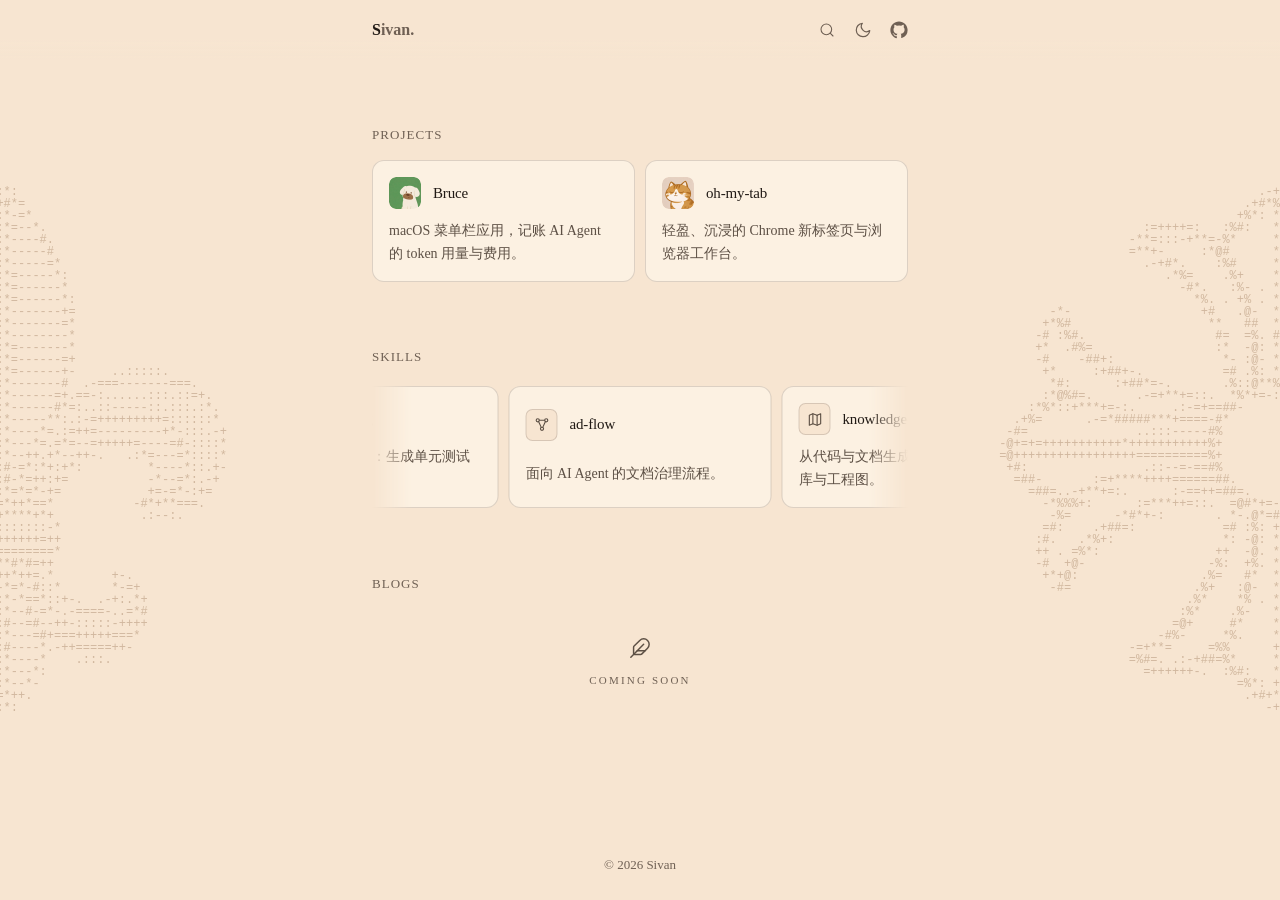
<file: index.html>
<!doctype html>
<html lang="zh-CN">
<head>
  <meta charset="utf-8">
  <meta name="viewport" content="width=device-width, initial-scale=1">
  <meta name="color-scheme" content="light dark">
  <meta name="theme-color" content="#f7e5d1" id="theme-color">
  <script>
    (function () {
      let stored = null;
      try {
        stored = localStorage.getItem('theme');
      } catch (error) {
        stored = null;
      }
      const prefersDark = window.matchMedia(
        '(prefers-color-scheme: dark)'
      ).matches;
      let theme = prefersDark ? 'dark' : 'light';
      if (stored === 'light' || stored === 'dark') {
        theme = stored;
      }
      document.documentElement.setAttribute('data-theme', theme);
      const meta = document.getElementById('theme-color');
      if (meta) {
        meta.setAttribute(
          'content',
          theme === 'dark' ? '#17130f' : '#f7e5d1'
        );
      }
    })();
  </script>
  <title>Sivan</title>
  <meta name="description" content="Sivan 的个人主页。">
  <link rel="icon" href="assets/favicon.svg" type="image/svg+xml">
  <link rel="stylesheet" href="assets/css/style.css?v=20261111a">
  <script>
    document.documentElement.classList.add('js');
    // 若增强脚本未在 2 秒内接管，撤销隐藏态，保证内容始终可见。
    window.setTimeout(function () {
      if (!window.sivanRevealReady) {
        document.documentElement.classList.remove('js');
      }
    }, 2000);
  </script>
</head>
<body id="top">
  <a class="skip-link" href="#main">跳到正文</a>

  <div class="page-art" aria-hidden="true"><pre class="page-art-left" data-page-art-left>                             :*:
                            =+#*=
                           *-:*-=*
                         .*:.:*=--*.
                        .*::::*----#.
                        *:::::*-----#
                       *-:::::*-----=*
                      -+.:::::*=-----*:
                      *:::::::*=------*
                     :+.::::::*=------*:
                     =-:::::::*-------+=
                     +::::::::*-------=*
                     *::::::::*--------*
                     *::::::::*=-------*
                     +-:::::::*=------=+
       ..::-::..     -=.::::::*=------+-     ..:::::.
    .===-------===-.  *.::::::*-------#  .-===-------===.
  .+=::.:::......:-==.+-::::::*------=+.==-:......:::.::=+.
 .*:.:::.::-----::..:=**::::::*------#*=:..::-----::.:::.:*.
 *::::.:=+++++++++=-:.:*+.::::*-----**:.:-=+++++++++=::::::*
+-.::.-*+---------=+*=:.++::::*----*=.:=++=---------+*-:::.-+
*::::-#=----=+++++=--+*=.=*:::*---*=.=*=--=+++++=----=#-::::*
*::::*=---=+:.   .-++--**.++.:*--++.+*--++-.   .:*=---=*::::*
-+.::*----*         :*+:+*:*::#-=*:*+:+*:         *----*::.+-
 +-.:#=--*:           =+:++=+:#-*=++:+=           -*--=*:.-+
  =+:-*=-=+            =+-*=*:*=*=*-+=            +=-=*-:+=
   .===**+*#-           +==*+=*++*==*           -#*+**===.
      .:--:.            +*+**+****+*+            .:--:.
                       #-:::::::::::-*
                       ++=+++++++++=++
                       *=============*
                        ++=#***#*#=++
             .-+        *.=++++*++=.*        +-.
            +=-*       *-:#-*-*=*-#::*       *-=+
           +*.:=-.  .-+::*=++:*-*==*::+-.  .-+:.*+
           #*=..-===-:.-*=-#::*--#-=*-.-====-..=*#
           ++++-:::::-++-=#-::#--=#--++-:::::-++++
            *===+++++=-=+#-.::*---=#+===+++++===*
             -++=====++-.*::::#----*.-++=====++-
                .:::.    *::::*----*    .:::.
                         :+.::*---*:
                          -+::*--*-
                           .+=*++.
                             :*:</pre><pre class="page-art-right" data-page-art>                                    .-++=.
                                  .+#*%%*#+:
                                 +%*: *# .*%*
                    :=++++=:   :%#:   *#   :#%-  .-++***+=.
                  -**=:::-+**=-%*     *#     +@=+#*=::..=%@+.
                  =**+-     :*@#      *%      %@+.    -*#+==.
                    .-+#*.    :%#     *%     ##.  . :##=.
                       .*%=    .%+    *%    +%.    +@+
                         -#*.   :%- . *%   -@:    +%-
                           *%. . +% . *% . ##    *@.
       -*-                  +#   .@-  *%  :@:   +%.               . =%=
      +*%#                   **   ##  *%  *%   -%.                 =%-#*
     -# :%#.                  #=  =%. #%  #*  .%-                 +%: .%-
     +*  .#%=                 :*  -@: *%  %+  +*                :#*   .%-
     -#    -##+:               *- :@- *# .@= :#.              -*#-  . +%.
      +*     :+##+-.           =# .%: *% .@- *=           .-+*+-     +%:
       *#:      :+##*=-.       .%::@**%%**@-:*        .-=+#*-.     -%@.
      :*@%#=.      .-=+**+=::.  *%*+=-:.-==*%* .:-=++++==:     .:+#%###+:
    :*%*::+***+=-:.     .:-=+==##-          :*%*==-:.     .:=++#*+-   -*%*:
  .+%=      .-=*#####***+====-#*              +%==+++****###*=-:        :*%+.
 -#=               ..:::-----#%                *%:-:::...                 :%#.
-@+=+=+++++++++++*+++++++++++%+                :%+++++*++*******#*##*##****+@=
=@+++++++++++++++++==========%+                -%---::::::::---::::::::::.:#%:
 +#:                .::--=-==#%                #%+++*++==--:.            -%#.
  =##-       :=+****++++======##.             *%=----===+++***++=:     -#%=
    =##=..-+**+=:.      :-==++=##=.        .=#*=+=+-=-.      .:-+*#+=+%%+
      -*%%%+:      :=***++=::.  =@#*+=-:-+*##%    .:=+***=:       :*@@=
       -%=      -*#*+-:       . *-.@*=#%=+@- #-        .-+*#*=.     .##.
      =#:    .+##=:            =# :%: +%  @= +*            :=*#*=     ##
     :#.   .*%+:               *: -@: *% .%= .#:              .-*#=   .%-
     ++ . =%*:                ++  -@. *%  %+  +#                 -#%:  %=
     -#  +@-                 -%:  +%. *%  #* ..%=                  +@:=@:
      +*+@:                 .%=   #*  *%  =%   -%.                . +@%=
       -#=                 .%+   :@-  *%  .%-   =%:                 :*:
                          .%*    *% . *%   *%    +@-
                         :%*    .%-   *%   .%= .  -%*
                        =@+     #*    *%    -@:    :#%-
                      -#%-     *%.    *%     +@-     =##=.
                  -=+**=     =%%      +%      #@#-     -+*#+.
                  =%#=. .:-+##=%*     *%     =@+-**+=-::-*%-
                    =++++++-.  :%#:   *%   .*@=   .=+++++-
                                 =%*: +% .+%#.
                                  .+#+*@+##-
                                     -+++:</pre></div>

  <header class="masthead">
    <div class="masthead-inner">
      <h1 class="wordmark"><a href="#top" aria-label="Sivan 首页"><span class="wordmark-initial">S</span>ivan.</a></h1>
      <nav class="nav" aria-label="主导航">
        <div class="search" role="search" data-search>
          <button class="search-toggle" type="button" aria-label="搜索" aria-expanded="false">
            <svg viewBox="0 0 24 24" fill="none" stroke="currentColor" stroke-width="1.6" stroke-linecap="round" stroke-linejoin="round" aria-hidden="true">
              <circle cx="11" cy="11" r="8"/>
              <path d="m21 21-4.3-4.3"/>
            </svg>
          </button>
          <span class="search-content" aria-hidden="true">
            <input class="search-input" type="search" placeholder="Search…" aria-label="搜索" tabindex="-1">
          </span>
        </div>
        <button class="theme-toggle" type="button" aria-label="切换到深色模式" title="切换到深色模式">
          <svg class="icon-moon" viewBox="0 0 24 24" fill="none" stroke="currentColor" stroke-width="1.6" stroke-linecap="round" stroke-linejoin="round" aria-hidden="true">
            <path d="M21 12.79A9 9 0 1 1 11.21 3 7 7 0 0 0 21 12.79z"/>
          </svg>
          <svg class="icon-sun" viewBox="0 0 24 24" fill="none" stroke="currentColor" stroke-width="1.6" stroke-linecap="round" stroke-linejoin="round" aria-hidden="true">
            <circle cx="12" cy="12" r="4"/>
            <path d="M12 2v2M12 20v2M4.93 4.93l1.41 1.41M17.66 17.66l1.41 1.41M2 12h2M20 12h2M6.34 17.66l-1.41 1.41M19.07 4.93l-1.41 1.41"/>
          </svg>
        </button>
        <a class="github-link" href="https://github.com/4everSivan" target="_blank" rel="me noopener" aria-label="GitHub" title="GitHub">
          <svg viewBox="0 0 24 24" fill="currentColor" aria-hidden="true">
            <path d="M12 .5C5.65.5.5 5.65.5 12c0 5.08 3.29 9.39 7.86 10.91.58.11.79-.25.79-.56v-2.18c-3.2.7-3.88-1.36-3.88-1.36-.53-1.34-1.29-1.7-1.29-1.7-1.05-.72.08-.71.08-.71 1.16.08 1.77 1.19 1.77 1.19 1.03 1.77 2.7 1.26 3.36.96.1-.75.4-1.26.73-1.55-2.55-.29-5.23-1.28-5.23-5.69 0-1.26.45-2.29 1.19-3.1-.12-.29-.52-1.47.11-3.06 0 0 .97-.31 3.18 1.18a11.1 11.1 0 0 1 5.79 0c2.2-1.49 3.17-1.18 3.17-1.18.63 1.59.23 2.77.11 3.06.74.81 1.19 1.84 1.19 3.1 0 4.42-2.69 5.39-5.25 5.68.41.35.78 1.05.78 2.12v3.14c0 .31.21.68.8.56A11.51 11.51 0 0 0 23.5 12C23.5 5.65 18.35.5 12 .5Z"/>
          </svg>
        </a>
      </nav>
    </div>
  </header>

  <div class="page">
    <main id="main">
      <div class="verse-panel" data-verse-panel>
        <div class="verse-panel-inner">
          <blockquote class="verse" lang="en">
            <p>The LORD is my shepherd; I shall not want.</p>
            <p>He maketh me to lie down in green pastures: he leadeth me beside the still waters.</p>
            <p>He restoreth my soul: he leadeth me in the paths of righteousness for his name's sake.</p>
            <p>Yea, though I walk through the valley of the shadow of death, I will fear no evil: for thou art with me; thy rod and thy staff they comfort me.</p>
            <cite>Psalm 23:1–4 · King James Version</cite>
          </blockquote>
        </div>
      </div>

      <section class="projects" id="projects" aria-labelledby="projects-title">
        <h2 class="section-title" id="projects-title">PROJECTS</h2>
        <div class="project-grid">
          <a class="project-card" href="https://4eversivan.github.io/Bruce/" target="_blank" rel="noopener">
            <img class="project-icon" src="assets/bruce-icon.png" width="32" height="32" alt="">
            <span class="project-body">
              <span class="project-name">Bruce</span>
              <span class="project-desc">macOS 菜单栏应用，记账 AI Agent 的 token 用量与费用。</span>
            </span>
          </a>

          <a class="project-card" href="https://github.com/4everSivan/oh-my-tab" target="_blank" rel="noopener">
            <img class="project-icon" src="assets/oh-my-tab-icon.png" width="32" height="32" alt="">
            <span class="project-body">
              <span class="project-name">oh-my-tab</span>
              <span class="project-desc">轻盈、沉浸的 Chrome 新标签页与浏览器工作台。</span>
            </span>
          </a>
        </div>
      </section>

      <section class="skills" id="skills" aria-labelledby="skills-title">
        <h2 class="section-title" id="skills-title">SKILLS</h2>
        <!-- 技能卡均链接到对应 GitHub 仓库 -->
        <div class="skill-carousel" data-skill-carousel>
          <div class="skill-track" data-skill-track>
            <div class="skill-set" aria-hidden="true">
                            <a class="project-card skill-card" href="https://github.com/4everSivan/ad-flow" target="_blank" rel="noopener" tabindex="-1">
                              <span class="project-icon project-icon-mark" aria-hidden="true">
                                <svg viewBox="0 0 24 24" fill="none" stroke="currentColor" stroke-width="1.6" stroke-linecap="round" stroke-linejoin="round">
                                  <circle cx="6" cy="6" r="2.2"/>
                                  <circle cx="18" cy="6" r="2.2"/>
                                  <circle cx="12" cy="18" r="2.2"/>
                                  <path d="M8.2 6h7.6"/>
                                  <path d="M7.3 8l3.5 7.7"/>
                                  <path d="M16.7 8l-3.5 7.7"/>
                                </svg>
                              </span>
                              <span class="project-body">
                                <span class="project-name">ad-flow</span>
                                <span class="project-desc">面向 AI Agent 的文档治理流程。</span>
                              </span>
                            </a>

                            <a class="project-card skill-card" href="https://github.com/4everSivan/knowledge-map" target="_blank" rel="noopener" tabindex="-1">
                              <span class="project-icon project-icon-mark" aria-hidden="true">
                                <svg viewBox="0 0 24 24" fill="none" stroke="currentColor" stroke-width="1.6" stroke-linecap="round" stroke-linejoin="round">
                                  <path d="M9 4l6 2 5-2v14l-5 2-6-2-5 2V6z"/>
                                  <path d="M9 4v14"/>
                                  <path d="M15 6v14"/>
                                </svg>
                              </span>
                              <span class="project-body">
                                <span class="project-name">knowledge-map</span>
                                <span class="project-desc">从代码与文档生成可追溯的中文知识库与工程图。</span>
                              </span>
                            </a>

                            <a class="project-card skill-card" href="https://github.com/4everSivan/test-anything" target="_blank" rel="noopener" tabindex="-1">
                              <span class="project-icon project-icon-mark" aria-hidden="true">
                                <svg viewBox="0 0 24 24" fill="none" stroke="currentColor" stroke-width="1.6" stroke-linecap="round" stroke-linejoin="round">
                                  <path d="M9 3h6"/>
                                  <path d="M10 3v6l-5 9a2 2 0 0 0 1.8 3h10.4A2 2 0 0 0 19 18l-5-9V3"/>
                                  <path d="M7.5 15h9"/>
                                </svg>
                              </span>
                              <span class="project-body">
                                <span class="project-name">test-anything</span>
                                <span class="project-desc">声明式 AI 测试技能：生成单元测试与基准并如实报告。</span>
                              </span>
                            </a>
        
            </div>
            <div class="skill-set">
                            <a class="project-card skill-card" href="https://github.com/4everSivan/ad-flow" target="_blank" rel="noopener">
                              <span class="project-icon project-icon-mark" aria-hidden="true">
                                <svg viewBox="0 0 24 24" fill="none" stroke="currentColor" stroke-width="1.6" stroke-linecap="round" stroke-linejoin="round">
                                  <circle cx="6" cy="6" r="2.2"/>
                                  <circle cx="18" cy="6" r="2.2"/>
                                  <circle cx="12" cy="18" r="2.2"/>
                                  <path d="M8.2 6h7.6"/>
                                  <path d="M7.3 8l3.5 7.7"/>
                                  <path d="M16.7 8l-3.5 7.7"/>
                                </svg>
                              </span>
                              <span class="project-body">
                                <span class="project-name">ad-flow</span>
                                <span class="project-desc">面向 AI Agent 的文档治理流程。</span>
                              </span>
                            </a>

                            <a class="project-card skill-card" href="https://github.com/4everSivan/knowledge-map" target="_blank" rel="noopener">
                              <span class="project-icon project-icon-mark" aria-hidden="true">
                                <svg viewBox="0 0 24 24" fill="none" stroke="currentColor" stroke-width="1.6" stroke-linecap="round" stroke-linejoin="round">
                                  <path d="M9 4l6 2 5-2v14l-5 2-6-2-5 2V6z"/>
                                  <path d="M9 4v14"/>
                                  <path d="M15 6v14"/>
                                </svg>
                              </span>
                              <span class="project-body">
                                <span class="project-name">knowledge-map</span>
                                <span class="project-desc">从代码与文档生成可追溯的中文知识库与工程图。</span>
                              </span>
                            </a>

                            <a class="project-card skill-card" href="https://github.com/4everSivan/test-anything" target="_blank" rel="noopener">
                              <span class="project-icon project-icon-mark" aria-hidden="true">
                                <svg viewBox="0 0 24 24" fill="none" stroke="currentColor" stroke-width="1.6" stroke-linecap="round" stroke-linejoin="round">
                                  <path d="M9 3h6"/>
                                  <path d="M10 3v6l-5 9a2 2 0 0 0 1.8 3h10.4A2 2 0 0 0 19 18l-5-9V3"/>
                                  <path d="M7.5 15h9"/>
                                </svg>
                              </span>
                              <span class="project-body">
                                <span class="project-name">test-anything</span>
                                <span class="project-desc">声明式 AI 测试技能：生成单元测试与基准并如实报告。</span>
                              </span>
                            </a>
        
            </div>
            <div class="skill-set" aria-hidden="true">
                            <a class="project-card skill-card" href="https://github.com/4everSivan/ad-flow" target="_blank" rel="noopener" tabindex="-1">
                              <span class="project-icon project-icon-mark" aria-hidden="true">
                                <svg viewBox="0 0 24 24" fill="none" stroke="currentColor" stroke-width="1.6" stroke-linecap="round" stroke-linejoin="round">
                                  <circle cx="6" cy="6" r="2.2"/>
                                  <circle cx="18" cy="6" r="2.2"/>
                                  <circle cx="12" cy="18" r="2.2"/>
                                  <path d="M8.2 6h7.6"/>
                                  <path d="M7.3 8l3.5 7.7"/>
                                  <path d="M16.7 8l-3.5 7.7"/>
                                </svg>
                              </span>
                              <span class="project-body">
                                <span class="project-name">ad-flow</span>
                                <span class="project-desc">面向 AI Agent 的文档治理流程。</span>
                              </span>
                            </a>

                            <a class="project-card skill-card" href="https://github.com/4everSivan/knowledge-map" target="_blank" rel="noopener" tabindex="-1">
                              <span class="project-icon project-icon-mark" aria-hidden="true">
                                <svg viewBox="0 0 24 24" fill="none" stroke="currentColor" stroke-width="1.6" stroke-linecap="round" stroke-linejoin="round">
                                  <path d="M9 4l6 2 5-2v14l-5 2-6-2-5 2V6z"/>
                                  <path d="M9 4v14"/>
                                  <path d="M15 6v14"/>
                                </svg>
                              </span>
                              <span class="project-body">
                                <span class="project-name">knowledge-map</span>
                                <span class="project-desc">从代码与文档生成可追溯的中文知识库与工程图。</span>
                              </span>
                            </a>

                            <a class="project-card skill-card" href="https://github.com/4everSivan/test-anything" target="_blank" rel="noopener" tabindex="-1">
                              <span class="project-icon project-icon-mark" aria-hidden="true">
                                <svg viewBox="0 0 24 24" fill="none" stroke="currentColor" stroke-width="1.6" stroke-linecap="round" stroke-linejoin="round">
                                  <path d="M9 3h6"/>
                                  <path d="M10 3v6l-5 9a2 2 0 0 0 1.8 3h10.4A2 2 0 0 0 19 18l-5-9V3"/>
                                  <path d="M7.5 15h9"/>
                                </svg>
                              </span>
                              <span class="project-body">
                                <span class="project-name">test-anything</span>
                                <span class="project-desc">声明式 AI 测试技能：生成单元测试与基准并如实报告。</span>
                              </span>
                            </a>
        
            </div>
          </div>
        </div>
      </section>

      <section class="blogs" id="blogs" aria-labelledby="blogs-title">
        <h2 class="section-title" id="blogs-title">BLOGS</h2>
        <div class="blog-placeholder">
          <span class="blog-placeholder-icon" aria-hidden="true">
            <svg viewBox="0 0 24 24" fill="none" stroke="currentColor" stroke-width="1.6" stroke-linecap="round" stroke-linejoin="round">
              <path d="M12.67 19a2 2 0 0 0 1.416-.588l6.154-6.172a6 6 0 0 0-8.49-8.49L5.586 9.914A2 2 0 0 0 5 11.328V18a1 1 0 0 0 1 1z"/>
              <path d="M16 8 2 22"/>
              <path d="M17.5 15H9"/>
            </svg>
          </span>
          <p class="blog-placeholder-text">COMING SOON</p>
        </div>
      </section>
    </main>

    <footer class="foot">
      <p class="foot-copy">© <span data-current-year>2026</span> Sivan</p>
    </footer>
  </div>

  <script src="assets/js/main.js?v=20261111a" defer></script>
</body>
</html>
</file>
<file: assets/css/style.css>
/* ==========================================================================
   Sivan — 个人主页
   版式参考 egoist.dev：36rem 单栏、小型顶栏、双列项目卡片、紧凑页脚。
   排印契约：Times New Roman 承担拉丁字母与数字，宋体承担中文。
   杏色/暖黑双主题；运行时无外部依赖，文章页由构建脚本生成。
   ========================================================================== */

:root {
  /* 字体栈：西文优先命中 Times，中文回落至宋体族 */
  --font-serif: "Times New Roman", "Songti SC", "STSong", "SimSun",
    "Noto Serif CJK SC", "Source Han Serif SC", serif;

  /* 杏色纸面 + 墨色 */
  --paper: #f7e5d1;
  --paper-rgb: 247, 229, 209;
  --paper-raise: #fcf1e2;
  --ink: #211a15;
  --ink-soft: #5d5045;
  --ink-faint: #6f6054;
  --rule: rgba(33, 26, 21, 0.15);
  --rule-strong: rgba(33, 26, 21, 0.34);
  --accent: #9b3a24;
  --accent-soft: rgba(155, 58, 36, 0.38);
  --selection: #efd0ae;
  --glow: rgba(155, 58, 36, 0.1);
  --shadow: rgba(33, 26, 21, 0.55);
  --art: rgba(122, 78, 43, 0.3);

  --measure: 36rem;
  --skill-card-width: min(263px, calc(100vw - 120px));
  --skill-gap: 10px;
  --skill-step: calc(var(--skill-card-width) + var(--skill-gap));
  --skill-view: min(536px, calc(100vw - 40px));
  --skill-center: calc((var(--skill-view) - var(--skill-card-width)) / 2);
  --skill-fade: 18px;
  --ease: cubic-bezier(0.2, 0.7, 0.2, 1);
}

html[data-theme="dark"] {
  --paper: #17130f;
  --paper-rgb: 23, 19, 15;
  --paper-raise: #211b16;
  --ink: #ece4d8;
  --ink-soft: #b5a898;
  --ink-faint: #8c7f70;
  --rule: rgba(236, 228, 216, 0.16);
  --rule-strong: rgba(236, 228, 216, 0.34);
  --accent: #d9855f;
  --accent-soft: rgba(217, 133, 95, 0.42);
  --selection: #3a2f26;
  --glow: rgba(217, 133, 95, 0.16);
  --shadow: rgba(0, 0, 0, 0.55);
  --art: var(--accent);
}

*,
*::before,
*::after {
  box-sizing: border-box;
}

html {
  -webkit-text-size-adjust: 100%;
  scroll-behavior: smooth;
  color-scheme: light;
  scrollbar-width: none;
}

html::-webkit-scrollbar {
  display: none;
}

body {
  display: flex;
  flex-direction: column;
  min-height: 100vh;
  margin: 0;
  background-color: var(--paper);
  color: var(--ink);
  font-family: var(--font-serif);
  font-size: 15px;
  line-height: 1.7;
  font-kerning: normal;
  font-variant-ligatures: common-ligatures;
  text-rendering: optimizeLegibility;
  -webkit-font-smoothing: antialiased;
  -moz-osx-font-smoothing: grayscale;
  hanging-punctuation: first last;
}

::selection {
  background-color: var(--selection);
  color: var(--ink);
}

.page {
  position: relative;
  z-index: 1;
  display: flex;
  flex: 1;
  flex-direction: column;
  width: 100%;
  max-width: var(--measure);
  margin-inline: auto;
  padding: 0 20px 24px;
}

/* 字符画底图: 固定在视口居中, 始终位于内容之后.
   高度取大视口 100lvh 而非 inset:0 (C026): 移动端滚动时地址栏/工具栏伸缩
   会让 fixed 层高度逐帧变化, 居中的字符画随之上下抖动; 不声明 bottom,
   层高与工具栏状态脱钩. 100vh 为不支持 lvh 时的回退 (移动端同为大视口). */
.page-art {
  position: fixed;
  top: 0;
  right: 0;
  left: 0;
  z-index: 0;
  height: 100vh;
  height: 100lvh;
  display: grid;
  place-items: center;
  overflow: hidden;
  pointer-events: none;
  user-select: none;
  color: var(--art);
}

.page-art pre {
  grid-area: 1 / 1;
  margin: 0;
  font-family: "SF Mono", ui-monospace, Menlo, Monaco, Consolas,
    "Liberation Mono", "Courier New", monospace;
  font-size: clamp(2.6px, 1.4vw, 12px);
  line-height: 1;
  letter-spacing: 0;
  white-space: pre;
}

.page-art-left {
  transform: translate(calc(-50vw + 1ch), 0);
}

.page-art-right {
  transform: translate(50vw, 0);
}

/* 文章页背景模糊带 (C019): 只柔化 36rem 内容列左右各 40px 的背景,
   列外字符画保持清晰; 72px 羽化让带体左右淡入淡出.
   高度同字符画取 100lvh (C026), 避免工具栏伸缩时模糊层逐帧改尺寸. */
.article-blur {
  --article-feather: 72px;
  position: fixed;
  top: 0;
  left: 50%;
  z-index: 0;
  width: calc(var(--measure) + 80px);
  height: 100vh;
  height: 100lvh;
  transform: translateX(-50%);
  pointer-events: none;
  -webkit-backdrop-filter: blur(1px);
  backdrop-filter: blur(1px);
  -webkit-mask-image: linear-gradient(
    to right,
    transparent 0,
    rgba(0, 0, 0, 0.35) calc(var(--article-feather) * 0.35),
    rgba(0, 0, 0, 0.85) calc(var(--article-feather) * 0.7),
    #000 var(--article-feather),
    #000 calc(100% - var(--article-feather)),
    rgba(0, 0, 0, 0.85) calc(100% - var(--article-feather) * 0.7),
    rgba(0, 0, 0, 0.35) calc(100% - var(--article-feather) * 0.35),
    transparent 100%
  );
  mask-image: linear-gradient(
    to right,
    transparent 0,
    rgba(0, 0, 0, 0.35) calc(var(--article-feather) * 0.35),
    rgba(0, 0, 0, 0.85) calc(var(--article-feather) * 0.7),
    #000 var(--article-feather),
    #000 calc(100% - var(--article-feather)),
    rgba(0, 0, 0, 0.85) calc(100% - var(--article-feather) * 0.7),
    rgba(0, 0, 0, 0.35) calc(100% - var(--article-feather) * 0.35),
    transparent 100%
  );
}

.skip-link {
  position: absolute;
  top: 0;
  left: -9999px;
  z-index: 30;
  padding: 10px 16px;
  background-color: var(--ink);
  color: var(--paper);
  text-decoration: none;
}

.skip-link:focus {
  top: 16px;
  left: 16px;
}

:focus-visible {
  outline: 2px solid var(--accent);
  outline-offset: 3px;
}

/* --------------------------------------------------------------------------
   顶栏：小型字标 + 稀疏导航
   -------------------------------------------------------------------------- */

.masthead {
  position: sticky;
  top: 0;
  z-index: 20;
  flex: none;
  background: linear-gradient(
    to bottom,
    var(--paper) 0,
    var(--paper) 65%,
    rgba(var(--paper-rgb), 0) 100%
  );
}

.masthead-inner {
  display: flex;
  align-items: center;
  justify-content: space-between;
  gap: 16px;
  width: 100%;
  max-width: var(--measure);
  margin-inline: auto;
  padding: 16px 20px;
}

.wordmark {
  margin: 0;
  font-size: 1rem;
  font-weight: 700;
  line-height: 1.2;
}

.wordmark a {
  color: var(--ink-faint);
  text-decoration: none;
}

.wordmark-initial {
  color: var(--ink);
}

html[data-theme="dark"] .wordmark a {
  color: var(--ink);
}

html[data-theme="dark"] .wordmark-initial {
  color: var(--accent);
}

.nav {
  display: flex;
  align-items: center;
  gap: 18px;
  font-size: 0.8125rem;
  color: var(--ink-faint);
}

.nav a {
  color: inherit;
  text-decoration: none;
  transition: color 180ms var(--ease);
}

.nav a:hover,
.nav a:focus-visible {
  color: var(--ink);
}

.nav .github-link {
  display: flex;
  width: 18px;
  height: 18px;
  color: var(--ink-faint);
}

.nav .github-link svg {
  width: 100%;
  height: 100%;
}

.nav .github-link:hover,
.nav .github-link:focus-visible {
  color: var(--ink);
}

.nav .search {
  display: flex;
  align-items: center;
  justify-content: center;
  gap: 8px;
  width: 28px;
  height: 28px;
  padding: 0;
  overflow: hidden;
  border: 1px solid transparent;
  border-radius: 8px;
  background-color: transparent;
  color: var(--ink-faint);
  transition: width 280ms var(--ease), padding 280ms var(--ease),
    gap 280ms var(--ease), margin-right 280ms var(--ease),
    background-color 180ms var(--ease), border-color 180ms var(--ease);
}

.nav .search:not(.is-open) {
  gap: 0;
  margin-right: -5px;
}

.nav .search.is-open {
  width: 180px;
  justify-content: flex-start;
  padding: 0 10px;
  background-color: var(--paper-raise);
}

.nav .search.is-open:focus-within {
  border-color: var(--accent);
}

.nav .search-toggle {
  display: grid;
  flex: none;
  place-items: center;
  width: 18px;
  height: 18px;
  padding: 0;
  border: 0;
  background: transparent;
  color: inherit;
  cursor: pointer;
}

.nav .search-toggle svg {
  width: 16px;
  height: 16px;
}

.nav .search-content {
  display: flex;
  flex: 1;
  align-items: center;
  gap: 8px;
  min-width: 0;
  opacity: 1;
  transition: opacity 180ms var(--ease);
}

.nav .search:not(.is-open) .search-content {
  flex: 0 0 0;
  opacity: 0;
}

.nav .search-input {
  flex: 1;
  min-width: 0;
  border: 0;
  background: transparent;
  color: var(--ink);
  font-family: var(--font-serif);
  font-size: 0.8125rem;
  line-height: 1;
  outline: none;
  -webkit-appearance: none;
  appearance: none;
}

.nav .search-input::-webkit-search-cancel-button {
  display: none;
}

.nav .search-input::placeholder {
  color: var(--ink-faint);
  opacity: 0.9;
}

@media (max-width: 480px) {
  .nav {
    gap: 12px;
  }

  .nav .search.is-open {
    width: 150px;
  }
}

@media (max-width: 360px) {
  .nav .search.is-open {
    width: 144px;
  }
}

.nav .theme-toggle {
  display: grid;
  place-items: center;
  width: 18px;
  height: 18px;
  padding: 0;
  border: 0;
  background: transparent;
  color: inherit;
  cursor: pointer;
  transition: color 180ms var(--ease);
  view-transition-name: theme-toggle;
}

.nav .theme-toggle svg {
  grid-area: 1 / 1;
  display: block;
  width: 100%;
  height: 100%;
  transition: opacity 420ms cubic-bezier(0.32, 0.72, 0, 1),
    transform 420ms cubic-bezier(0.32, 0.72, 0, 1);
}

.nav .theme-toggle:hover,
.nav .theme-toggle:focus-visible {
  color: var(--ink);
}

.nav .theme-toggle .icon-sun {
  opacity: 0;
  transform: rotate(-120deg) scale(0.5);
}

.nav .theme-toggle .icon-moon {
  opacity: 1;
  transform: rotate(0deg) scale(1);
}

html[data-theme="dark"] .nav .theme-toggle .icon-sun {
  opacity: 1;
  transform: rotate(0deg) scale(1);
}

html[data-theme="dark"] .nav .theme-toggle .icon-moon {
  opacity: 0;
  transform: rotate(120deg) scale(0.5);
}

/* 主题切换: 新主题自视口顶部整幅向下揭起, 边界为纵向渐变羽化带. */
::view-transition-old(root),
::view-transition-new(root) {
  animation: none;
  mix-blend-mode: normal;
}

::view-transition-new(root) {
  -webkit-mask-image: linear-gradient(
    to bottom,
    #000 0%,
    #000 50%,
    rgba(0, 0, 0, 0) 56%,
    rgba(0, 0, 0, 0) 100%
  );
  mask-image: linear-gradient(
    to bottom,
    #000 0%,
    #000 50%,
    rgba(0, 0, 0, 0) 56%,
    rgba(0, 0, 0, 0) 100%
  );
  -webkit-mask-size: 100% 240%;
  mask-size: 100% 240%;
  -webkit-mask-repeat: no-repeat;
  mask-repeat: no-repeat;
  animation: theme-reveal 600ms cubic-bezier(0.4, 0, 0.2, 1) forwards;
}

/* 蒙版高度为视口的 2.4 倍: 上下各留出整屏余量, 起止帧不带半屏残影.
   96% 时羽化带整条在视口上方(起始不可见), 14.3% 时前沿正好推过视口底边. */
@keyframes theme-reveal {
  from {
    -webkit-mask-position: 0 96%;
    mask-position: 0 96%;
  }

  to {
    -webkit-mask-position: 0 14.3%;
    mask-position: 0 14.3%;
  }
}

/* 主题按钮图标: 太阳/月亮旋转 + 淡入淡出, 独立于整页揭示. */
::view-transition-old(theme-toggle),
::view-transition-new(theme-toggle) {
  animation-duration: 420ms;
  animation-timing-function: cubic-bezier(0.32, 0.72, 0, 1);
  mix-blend-mode: normal;
}

::view-transition-old(theme-toggle) {
  animation-name: icon-out;
}

::view-transition-new(theme-toggle) {
  animation-name: icon-in;
}

@keyframes icon-out {
  to {
    opacity: 0;
    transform: rotate(120deg) scale(0.5);
  }
}

@keyframes icon-in {
  from {
    opacity: 0;
    transform: rotate(-120deg) scale(0.5);
  }
}

/* --------------------------------------------------------------------------
   引文与项目
   -------------------------------------------------------------------------- */

main {
  flex: 1;
  margin-top: clamp(40px, 5vw, 64px);
}

.verse {
  max-width: 30rem;
  margin: 0;
  padding-left: 20px;
  border-left: 1px solid var(--rule-strong);
  font-family: "Times New Roman", Times, serif;
  font-size: clamp(1rem, 1.8vw, 1.125rem);
  font-style: italic;
  line-height: 1.75;
  text-wrap: pretty;
}

.verse p {
  margin: 0 0 0.45em;
}

.verse p:last-of-type {
  margin-bottom: 0;
}

.verse cite {
  display: block;
  margin-top: 16px;
  color: var(--ink-faint);
  font-family: "Times New Roman", Times, serif;
  font-size: 0.6875rem;
  font-style: normal;
  letter-spacing: 0.12em;
  text-transform: uppercase;
}

/* 引文默认折叠: 页面从 PROJECTS 开始, 点击字标后展开. */
.verse-panel {
  display: grid;
  grid-template-rows: 1fr;
  opacity: 1;
  transition: grid-template-rows 520ms var(--ease), opacity 360ms var(--ease);
}

.verse-panel-inner {
  min-height: 0;
  overflow: hidden;
}

.js .verse-panel:not(.is-open) {
  grid-template-rows: 0fr;
  opacity: 0;
}

.projects {
  margin-top: 64px;
  transition: margin-top 520ms var(--ease);
}

.js .verse-panel:not(.is-open) + .projects {
  margin-top: 0;
}

.section-title {
  margin: 0 0 14px;
  color: var(--ink-faint);
  font-size: 0.8125rem;
  font-weight: 400;
  letter-spacing: 0.08em;
}

.project-grid {
  display: grid;
  grid-template-columns: 1fr;
  gap: 10px;
}

.skills {
  margin-top: 64px;
}

.skills .section-title {
  margin-bottom: 18px;
}

.blogs {
  margin-top: 64px;
}

.blogs .section-title {
  margin-bottom: 18px;
}

.blog-placeholder {
  display: flex;
  flex-direction: column;
  align-items: center;
  gap: 12px;
  padding: 24px 0 6px;
  text-align: center;
}

.blog-placeholder-icon {
  display: grid;
  place-items: center;
  color: var(--ink-soft);
}

.blog-placeholder-icon svg {
  width: 22px;
  height: 22px;
}

.blog-placeholder-text {
  margin: 0;
  color: var(--ink-faint);
  font-size: 11px;
  letter-spacing: 0.2em;
}

.skill-carousel {
  position: relative;
  width: 100%;
  margin-block: -6px;
  padding-block: 6px;
  overflow: hidden;
  /* clip 不形成滚动容器: 键盘聚焦侧边卡片时浏览器无法滚动视窗 (C024) */
  overflow: clip;
  /* 横向手势归轮播拖拽, 纵向仍归页面滚动 (C027) */
  touch-action: pan-y;
  cursor: grab;
  -webkit-mask-image: linear-gradient(
    to right,
    transparent 0,
    #000 var(--skill-fade),
    #000 calc(100% - var(--skill-fade)),
    transparent 100%
  );
  mask-image: linear-gradient(
    to right,
    transparent 0,
    #000 var(--skill-fade),
    #000 calc(100% - var(--skill-fade)),
    transparent 100%
  );
}

.skill-carousel.is-dragging,
.skill-carousel.is-dragging .skill-card {
  cursor: grabbing;
}

.skill-track {
  display: flex;
  width: max-content;
  transform: translateX(
    calc(var(--skill-center) - 3 * var(--skill-step))
  );
  will-change: transform;
}

.skill-set {
  display: flex;
  gap: var(--skill-gap);
  padding-right: var(--skill-gap);
}

.skill-card {
  flex: none;
  width: var(--skill-card-width);
  /* 拖拽翻阅时不得选中文本或原生拖出链接 (C027) */
  -webkit-user-select: none;
  user-select: none;
  -webkit-user-drag: none;
}


.project-card {
  position: relative;
  isolation: isolate;
  overflow: hidden;
  --x: 50%;
  --y: 35%;
  display: grid;
  grid-template-columns: auto minmax(0, 1fr);
  grid-template-areas:
    "icon name"
    "desc desc";
  align-items: center;
  gap: 10px 12px;
  padding: 14px;
  border: 1px solid var(--rule);
  border-radius: 12px;
  background-color: var(--paper-raise);
  color: inherit;
  text-decoration: none;
  transition: transform 480ms cubic-bezier(0.2, 0.8, 0.2, 1.2),
    border-color 300ms var(--ease), box-shadow 480ms var(--ease);
}

.project-card::before {
  content: "";
  position: absolute;
  inset: 0;
  z-index: -1;
  border-radius: inherit;
  background: radial-gradient(
    180px circle at var(--x) var(--y),
    var(--glow),
    transparent 70%
  );
  opacity: 0;
  transition: opacity 400ms var(--ease);
  pointer-events: none;
}

@media (hover: hover) {
  .project-card:hover,
  .project-card:focus-visible {
    transform: translateY(-3px) scale(1.01);
    border-color: var(--accent-soft);
    box-shadow: 0 18px 30px -24px var(--shadow);
  }

  .project-card:hover::before,
  .project-card:focus-visible::before {
    opacity: 1;
  }

  .project-card:hover .project-icon,
  .project-card:focus-visible .project-icon {
    transform: translateY(-2px) rotate(-3deg) scale(1.05);
  }
}

.project-icon {
  display: block;
  flex: none;
  grid-area: icon;
  width: 32px;
  height: 32px;
  border-radius: 7px;
  transform-origin: center;
  transition: transform 480ms cubic-bezier(0.2, 0.8, 0.2, 1.2);
}

.project-icon-mark {
  display: grid;
  place-items: center;
  border: 1px solid var(--rule);
  background-color: var(--paper);
  color: var(--ink-soft);
}

.project-icon-mark svg {
  width: 17px;
  height: 17px;
}

.project-card:hover .project-icon {
  transform: translateY(-1px) scale(1.03);
}

.project-body {
  display: contents;
}

.project-name {
  grid-area: name;
  min-width: 0;
  font-size: 0.9375rem;
  font-weight: 500;
  line-height: 1.4;
  letter-spacing: -0.01em;
}

.project-desc {
  grid-area: desc;
  min-width: 0;
  color: var(--ink-soft);
  font-size: 0.875rem;
  line-height: 1.65;
  text-wrap: pretty;
}

/* --------------------------------------------------------------------------
   页脚
   -------------------------------------------------------------------------- */

.foot {
  display: flex;
  flex-wrap: wrap;
  align-items: baseline;
  justify-content: center;
  gap: 10px 20px;
  margin-top: 112px;
  color: var(--ink-faint);
  font-size: 0.8125rem;
  text-align: center;
}

html[data-theme="dark"] .foot {
  color: var(--accent);
}

.foot p {
  margin: 0;
}

/* --------------------------------------------------------------------------
   入场：顶栏与各区块从上到下依次淡入
   -------------------------------------------------------------------------- */

.projects,
.skills,
.blogs,
.foot {
  animation: intro 600ms cubic-bezier(0.32, 0.72, 0, 1) both;
}

.projects {
  animation-delay: 80ms;
}

.skills {
  animation-delay: 160ms;
}

.blogs {
  animation-delay: 240ms;
}

.foot {
  animation-delay: 320ms;
}

@keyframes intro {
  from {
    opacity: 0;
    transform: translateY(12px);
  }

  to {
    opacity: 1;
    transform: none;
  }
}

@media (prefers-reduced-motion: reduce) {
  html {
    scroll-behavior: auto;
  }
}

/* --------------------------------------------------------------------------
   宽屏：项目卡片改为双列纵向布局
   -------------------------------------------------------------------------- */

@media (min-width: 640px) {
  .project-grid {
    grid-template-columns: repeat(2, minmax(0, 1fr));
  }

  :root {
    --skill-card-width: 263px;
    --skill-view: 536px;
    --skill-fade: 40px;
  }

  .project-card {
    padding: 16px;
  }
}

/* --------------------------------------------------------------------------
   打印
   -------------------------------------------------------------------------- */

@media print {
  :root,
  html[data-theme="dark"] {
    --paper: #fff;
    --paper-raise: #fff;
    --paper-rgb: 255, 255, 255;
    --ink: #000;
    --ink-soft: #333;
    --ink-faint: #555;
    --rule: rgba(0, 0, 0, 0.2);
    --rule-strong: rgba(0, 0, 0, 0.4);
    --accent: #000;
    --accent-soft: rgba(0, 0, 0, 0.3);
    --selection: #fff;
    --glow: transparent;
    --shadow: transparent;
  }

  .page {
    display: block;
    min-height: 0;
  }

  .masthead {
    position: static;
    background: none;
    border-bottom: 0;
    -webkit-backdrop-filter: none;
    backdrop-filter: none;
  }

  .skip-link,
  .nav {
    display: none;
  }

  .page-art {
    display: none;
  }

  .projects,
  .skills,
  .blogs,
  .foot {
    animation: none;
    opacity: 1;
    transform: none;
  }

  .project-card {
    break-inside: avoid;
  }

  .skill-carousel {
    width: 100%;
    margin: 0;
    overflow: visible;
    -webkit-mask-image: none;
    mask-image: none;
  }

  .skill-track {
    display: block;
    width: auto;
    transition: none;
    transform: none !important;
  }

  .skill-set {
    flex-wrap: wrap;
    gap: 10px;
    padding-right: 0;
  }

  .skill-set[aria-hidden="true"] {
    display: none;
  }

}

/* ==========================================================================
   BLOGS 文章列表与文章页（T02，设计 docs/devel/design/02-博客文章.md）
   列表为 V3：标题 + 两行内摘要 + 日期；文章页正文 15px 与首页一致。
   占位与列表互斥：构建期注入列表时整体替换 .blog-placeholder 节点。
   ========================================================================== */

.post-list {
  margin: 0;
  padding: 0;
  list-style: none;
}

.post-list .post-item {
  display: grid;
  grid-template-columns: minmax(0, 1fr) auto;
  gap: 2px 16px;
  align-items: baseline;
  padding: 10px 0 14px;
}

.post-list .post-item + .post-item {
  border-top: 1px solid var(--rule);
}

.post-date {
  color: var(--ink-faint);
  font-size: 13px;
  letter-spacing: 0.02em;
}

.post-summary {
  grid-column: 1 / -1;
  margin: 0;
  color: var(--ink-soft);
  font-size: 13.5px;
  line-height: 1.65;
  display: -webkit-box;
  -webkit-line-clamp: 2;
  -webkit-box-orient: vertical;
  overflow: hidden;
}

.post-title-link {
  color: var(--ink);
  text-decoration: none;
  text-underline-offset: 3px;
  transition: color 180ms var(--ease);
}

.post-title-link:hover,
.post-title-link:focus-visible {
  color: var(--accent);
  text-decoration: underline;
  text-decoration-color: var(--accent-soft);
}

/* ---- 文章页 ---- */

.post {
  margin-top: 40px;
}

.post-header {
  margin-bottom: 28px;
}

.post-title {
  margin: 0 0 10px;
  font-size: 22px;
  font-weight: 700;
  line-height: 1.45;
  letter-spacing: 0.01em;
}

.post-meta {
  margin: 0;
  color: var(--ink-faint);
  font-size: 13px;
  letter-spacing: 0.02em;
}

.md-body {
  font-size: 15px;
  line-height: 1.85;
  counter-reset: section;
}

.md-body > *:first-child {
  margin-top: 0;
}

.md-body > *:last-child {
  margin-bottom: 0;
}

.md-body p {
  margin: 0 0 1.1em;
}

/* 层级以字号、字重与 h2 序号表达，不画分隔线 (C021) */
.md-body h2 {
  counter-increment: section;
  margin: 2.2em 0 0.85em;
  font-size: 20px;
  font-weight: 700;
  line-height: 1.45;
  letter-spacing: 0.01em;
}

.md-body h2::before {
  content: counter(section, decimal-leading-zero) " / ";
  margin-right: 0.4em;
  color: var(--accent);
  font-family: "Times New Roman", Times, serif;
  font-size: 0.8em;
  font-weight: 400;
  letter-spacing: 0.04em;
}

.md-body h3 {
  margin: 1.9em 0 0.7em;
  font-size: 17px;
  font-weight: 700;
  line-height: 1.5;
  color: var(--ink);
}

.md-body h4 {
  margin: 1.6em 0 0.6em;
  font-size: 15.5px;
  font-weight: 700;
  line-height: 1.55;
  color: var(--ink-soft);
}

.md-body a {
  color: var(--accent);
  text-decoration: underline;
  text-decoration-color: var(--accent-soft);
  text-underline-offset: 3px;
  transition: text-decoration-color 180ms var(--ease);
}

.md-body a:hover {
  text-decoration-color: currentColor;
}

.md-body code {
  font-family: ui-monospace, "SF Mono", SFMono-Regular, Menlo, Consolas,
    "Liberation Mono", monospace;
  font-size: 0.86em;
  padding: 0.1em 0.4em;
  border: 1px solid var(--rule);
  border-radius: 5px;
  background: var(--paper-raise);
  overflow-wrap: anywhere;
}

.md-body pre {
  margin: 0 0 1.3em;
  padding: 13px 16px;
  border: 1px solid var(--rule);
  border-radius: 8px;
  background: var(--paper-raise);
  overflow-x: auto;
}

.md-body pre code {
  padding: 0;
  border: 0;
  border-radius: 0;
  background: none;
  font-size: 13px;
  line-height: 1.65;
}

/* 行号 (C018): 内联在每行行首, 固定列宽右对齐, 不参与选择.
   默认隐藏, 悬停 / 聚焦 / 触屏轻触代码块时淡入. */
.md-body .codehilite .linenos {
  display: inline-block;
  width: 1.7em;
  margin-right: 0.6em;
  color: var(--ink-faint);
  font-size: 0.85em;
  text-align: right;
  opacity: 0;
  user-select: none;
  -webkit-user-select: none;
  transition: opacity 160ms var(--ease);
}

.md-body .codehilite:hover .linenos,
.md-body .codehilite:focus-within .linenos,
.md-body .codehilite.is-active .linenos {
  opacity: 1;
}

/* 横向滚动条 (C018): 透明轨道 + 发丝色胶囊滑块.
   Firefox 不支持 ::-webkit-scrollbar, 用标准属性降级为细滚动条. */
@supports not selector(::-webkit-scrollbar) {
  .md-body pre {
    scrollbar-width: thin;
    scrollbar-color: var(--accent-soft) transparent;
  }
}

@supports selector(::-webkit-scrollbar) {
  .md-body pre::-webkit-scrollbar {
    height: 10px;
  }

  .md-body pre::-webkit-scrollbar-track {
    background: transparent;
  }

  .md-body pre::-webkit-scrollbar-thumb {
    border: 3px solid transparent;
    border-radius: 999px;
    background-color: var(--accent-soft);
    background-clip: content-box;
  }

  .md-body pre::-webkit-scrollbar-thumb:hover {
    background-color: var(--accent);
  }
}

/* 复制按钮 (C018): 代码块右上角, 成功后短暂切换为对勾. */
.md-body .codehilite {
  position: relative;
}

.md-body .codehilite pre {
  padding-top: 32px;
  padding-left: 8px;
}

/* 语言标签 (C018): 代码块左上角, 构建期静态写入. */
.code-lang {
  position: absolute;
  top: 9px;
  left: 8px;
  color: var(--ink-faint);
  font-family: ui-monospace, "SF Mono", SFMono-Regular, Menlo, Consolas,
    "Liberation Mono", monospace;
  font-size: 11px;
  line-height: 1.4;
  letter-spacing: 0.06em;
  text-transform: lowercase;
  pointer-events: none;
}

.code-copy {
  position: absolute;
  top: 6px;
  right: 7px;
  display: grid;
  place-items: center;
  width: 26px;
  height: 26px;
  padding: 0;
  border: 1px solid transparent;
  border-radius: 6px;
  background-color: var(--paper-raise);
  color: var(--ink-faint);
  cursor: pointer;
  opacity: 0.7;
  transition: color 180ms var(--ease), border-color 180ms var(--ease),
    opacity 180ms var(--ease);
}

.code-copy:hover,
.code-copy:focus-visible {
  border-color: var(--rule-strong);
  color: var(--ink);
  opacity: 1;
}

.code-copy svg {
  width: 14px;
  height: 14px;
}

.code-copy-done {
  display: none;
}

.code-copy.is-copied {
  border-color: var(--accent-soft);
  color: var(--accent);
  opacity: 1;
}

.code-copy.is-copied .code-copy-icon {
  display: none;
}

.code-copy.is-copied .code-copy-done {
  display: block;
}

.code-copy.is-failed {
  color: var(--accent);
  opacity: 1;
}

/* Pygments 双色映射：关键字/数字/内建名 = 强调橘；
   字符串/类型名 = 次级墨；注释 = 浅墨。令牌随主题自动适配。 */
.codehilite .k,
.codehilite .kc,
.codehilite .kd,
.codehilite .kn,
.codehilite .kp,
.codehilite .kr,
.codehilite .ow,
.codehilite .nb,
.codehilite .bp,
.codehilite .nt,
.codehilite .nd,
.codehilite .mf,
.codehilite .mh,
.codehilite .mi,
.codehilite .il,
.codehilite .mo {
  color: var(--accent);
}

.codehilite .s,
.codehilite .s1,
.codehilite .s2,
.codehilite .sa,
.codehilite .sb,
.codehilite .sc,
.codehilite .dl,
.codehilite .sd,
.codehilite .si,
.codehilite .sx,
.codehilite .se {
  color: var(--ink-soft);
}

.codehilite .c,
.codehilite .c1,
.codehilite .cm,
.codehilite .ch,
.codehilite .cp,
.codehilite .cs {
  color: var(--ink-faint);
}

.codehilite .nf,
.codehilite .fm,
.codehilite .nc,
.codehilite .nv,
.codehilite .vc,
.codehilite .vg,
.codehilite .vi {
  color: var(--ink);
  font-weight: 700;
}

.codehilite .err {
  color: var(--accent);
  text-decoration: underline wavy var(--accent-soft);
}

.md-body ul,
.md-body ol {
  margin: 0 0 1.1em;
  padding-left: 1.5em;
}

.md-body li {
  margin: 0.25em 0;
}

.md-body li::marker {
  color: var(--ink-faint);
}

/* 引用不斜体（中文伪斜体不可用），用次级墨 + 橘色左线 */
.md-body blockquote {
  margin: 0 0 1.3em;
  padding: 2px 0 2px 14px;
  border-left: 2px solid var(--accent-soft);
  color: var(--ink-soft);
}

.md-body blockquote p {
  margin: 0 0 0.5em;
}

.md-body blockquote p:last-child {
  margin-bottom: 0;
}

.md-body hr {
  margin: 2em auto;
  width: 48px;
  border: 0;
  border-top: 1px solid var(--rule-strong);
}

.md-body table {
  width: 100%;
  margin: 0 0 1.3em;
  border-collapse: collapse;
  font-size: 13.5px;
}

.md-body th {
  padding: 6px 10px 6px 0;
  border-bottom: 1px solid var(--rule-strong);
  color: var(--ink-faint);
  font-size: 11px;
  font-weight: 400;
  letter-spacing: 0.08em;
  text-align: left;
}

.md-body td {
  padding: 7px 10px 7px 0;
  border-bottom: 1px solid var(--rule);
  vertical-align: top;
}

.md-body img {
  max-width: 100%;
  border: 1px solid var(--rule);
  border-radius: 8px;
}

/* 数学公式: 构建期 mathtext 内联 SVG, 颜色跟随主题令牌 (C015) */
.md-math {
  color: var(--ink);
}

.md-math svg {
  vertical-align: middle;
}

.md-math-block {
  display: block;
  margin: 1.4em auto 1.2em;
  text-align: center;
}

.md-math-block svg {
  max-width: 100%;
  height: auto;
}

/* 公式字形定义 (C022): 每篇只输出一次, 供各公式 <use> 引用, 不占版面.
   不用 display:none, 避免部分浏览器不渲染被引用的字形. */
.md-math-defs {
  position: absolute;
  width: 0;
  height: 0;
  overflow: hidden;
}

/* 脚注：正文上标强调色，文末次级墨 + 回跳 */
.md-body .footnote-ref {
  color: var(--accent);
  text-decoration: none;
  font-size: 0.75em;
  vertical-align: super;
  line-height: 0;
}

.md-body .footnote {
  margin-top: 2.2em;
  padding-top: 4px;
  border-top: 1px solid var(--rule);
  color: var(--ink-soft);
  font-size: 13px;
  line-height: 1.7;
}

.md-body .footnote hr {
  display: none;
}

.md-body .footnote ol {
  margin: 0;
  padding-left: 1.4em;
}

.md-body .footnote li {
  margin: 0.3em 0;
}

.md-body .footnote-backref {
  color: var(--accent);
  text-decoration: none;
}

.post-nav {
  display: flex;
  justify-content: space-between;
  align-items: baseline;
  gap: 16px;
  margin-top: 36px;
  padding-top: 14px;
  border-top: 1px solid var(--rule);
  font-size: 13px;
}

.post-nav a {
  color: var(--ink-soft);
  text-decoration: none;
  text-underline-offset: 3px;
  transition: color 180ms var(--ease);
}

.post-nav a:hover,
.post-nav a:focus-visible {
  color: var(--accent);
  text-decoration: underline;
  text-decoration-color: var(--accent-soft);
}

/* ---- 页面切换过渡 (C016) ----
   离场：内容层淡出上移，顶栏与字符画保持静止；
   入场：文章正文与页脚自下方淡入归位，与首页入场同一缓动语言。 */

.page {
  transition: opacity 200ms ease, transform 200ms ease;
}

html.is-page-leaving .page {
  opacity: 0;
  transform: translateY(-8px);
}

.post-page .post,
.post-page .foot {
  animation: page-enter 560ms cubic-bezier(0.32, 0.72, 0, 1) both;
}

.post-page .foot {
  animation-delay: 80ms;
}

@keyframes page-enter {
  from {
    opacity: 0;
    transform: translateY(14px);
  }

  to {
    opacity: 1;
    transform: none;
  }
}

@media print {
  .page {
    transition: none;
  }

  .post-page .post,
  .post-page .foot {
    animation: none;
    opacity: 1;
    transform: none;
  }
}

@media print {
  .md-body pre {
    white-space: pre-wrap;
  }

  .md-body .codehilite .linenos {
    opacity: 1;
  }

  .article-blur {
    display: none;
  }

  .code-copy {
    display: none;
  }
}
</file>
